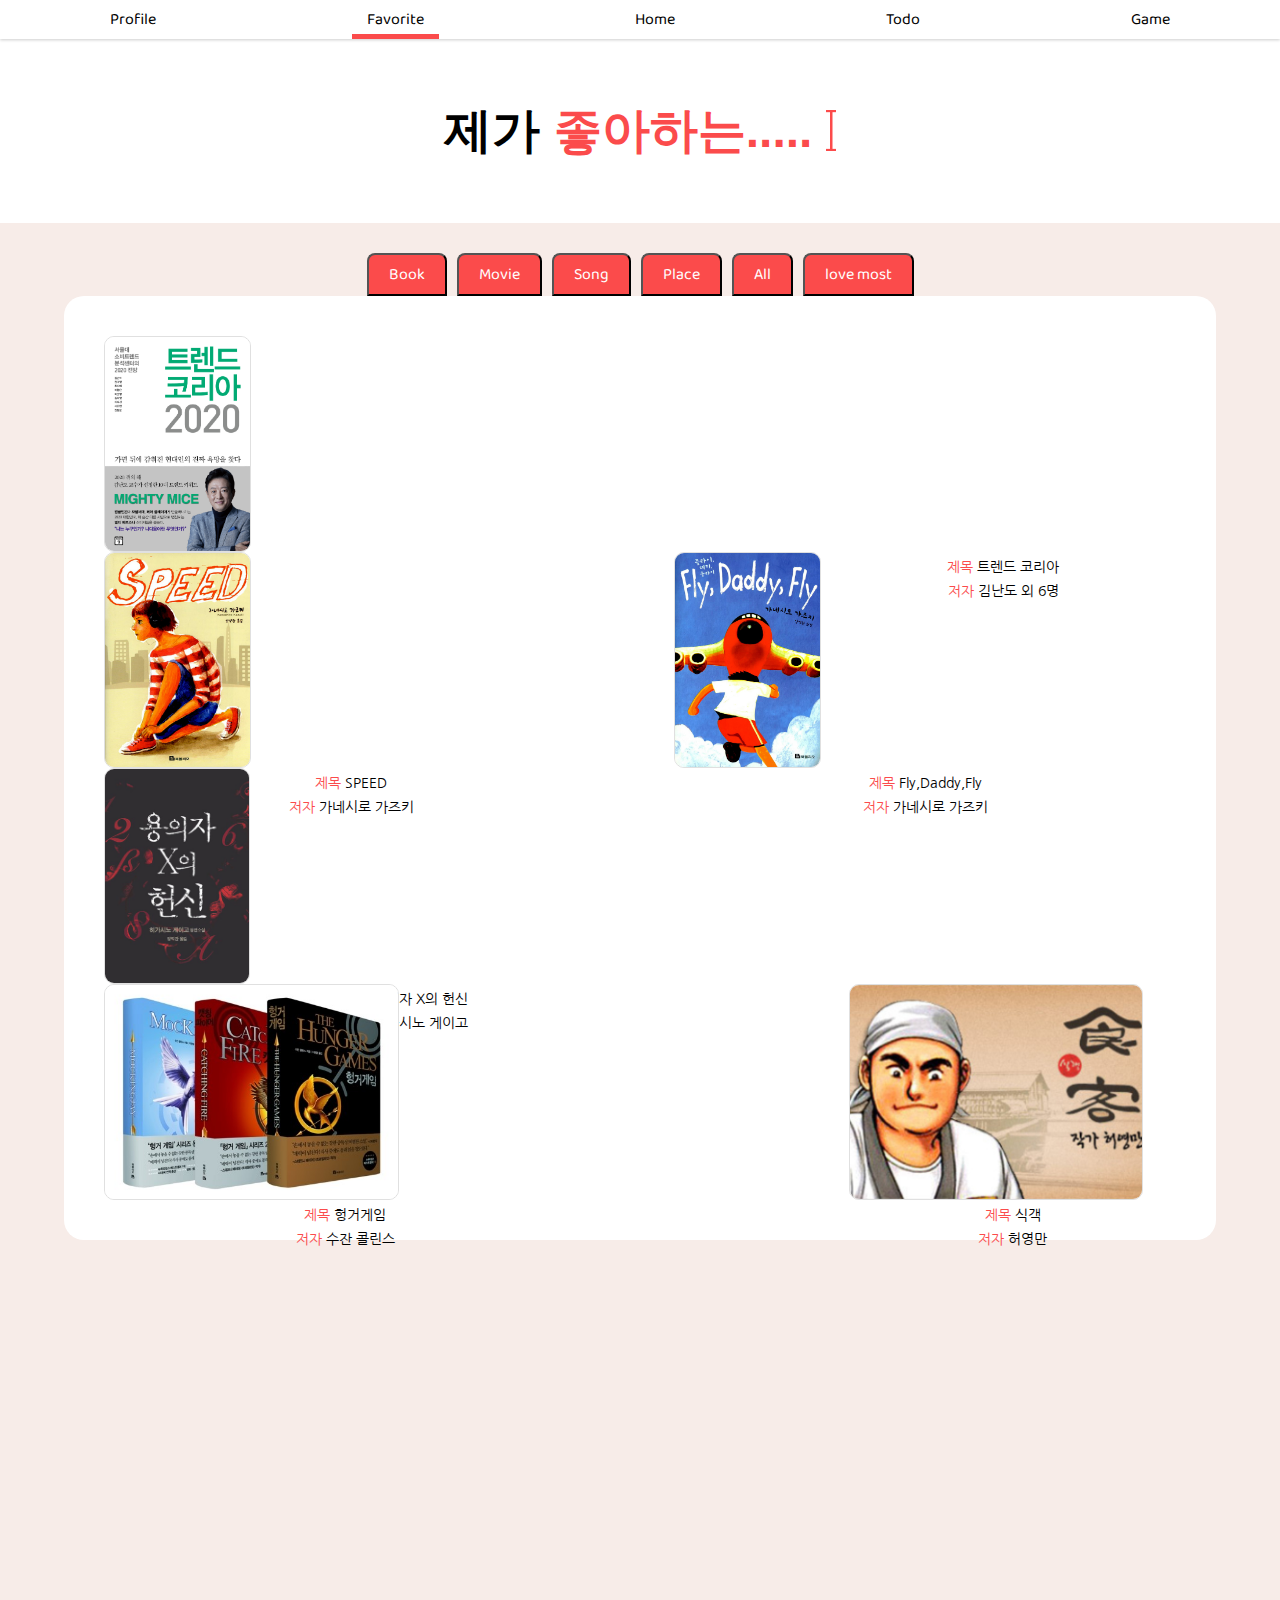
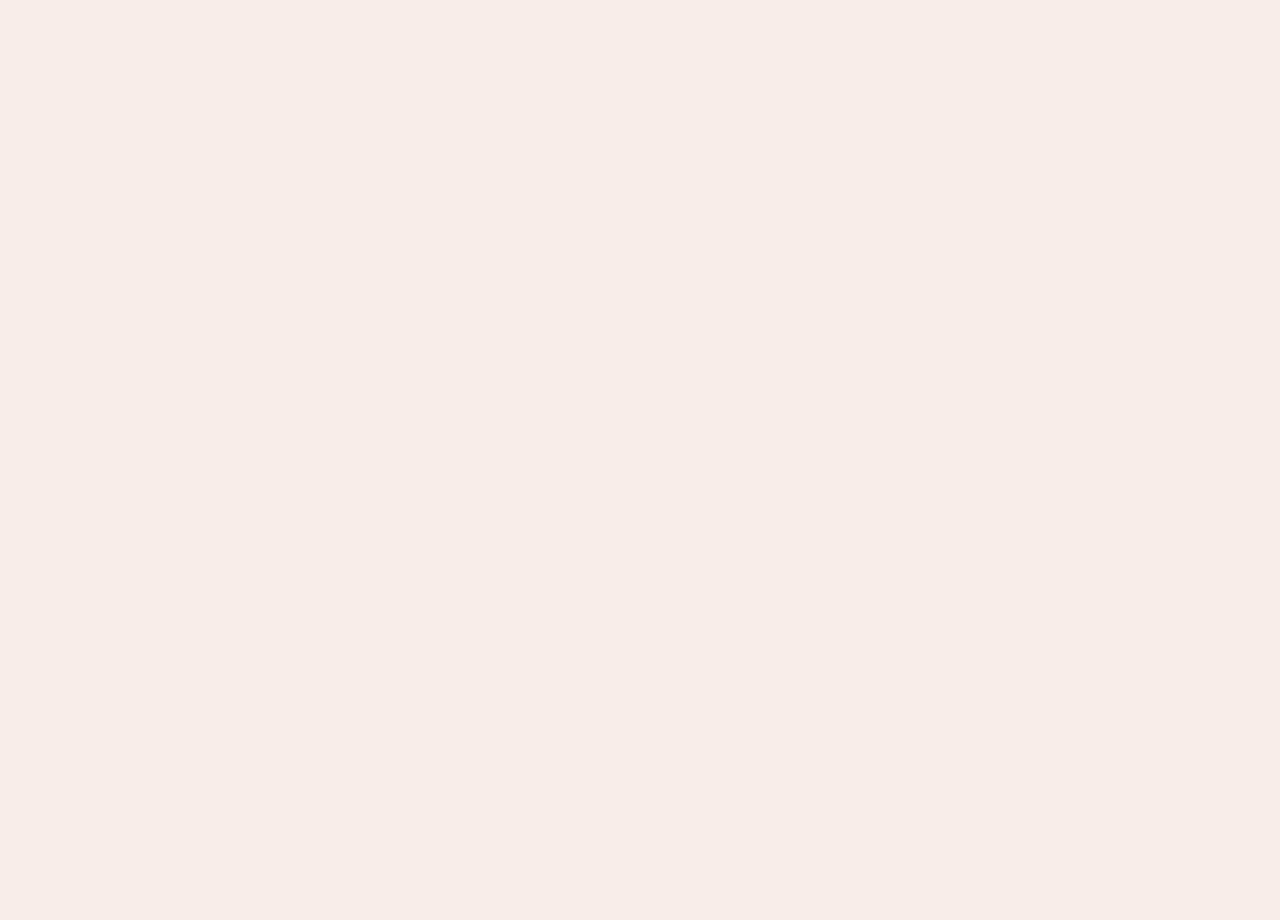
<file: favorite.html>
<!DOCTYPE html>
<html lang="en">
  <head>
    <meta charset="UTF-8" />
    <meta name="viewport" content="width=device-width, initial-scale=1.0" />
    <link rel="stylesheet" href="style.css" type="text/css" />
    <link rel="stylesheet" href="favorite.css" type="text/css" />
    <link
      href="https://fonts.googleapis.com/css2?family=Baloo+Paaji+2:wght@500&display=swap"
      rel="stylesheet"
    />
    <links
      href="https://fonts.googleapis.com/css2?family=Do+Hyeon&display=swap"
      rel="stylesheet"
    />
    <link
      href="https://fonts.googleapis.com/css2?family=Nanum+Gothic&display=swap"
      rel="stylesheet"
    />
    <title>Favorite</title>
  </head>
  <body>
    <header>
      <div class="wrap">
        <nav class="mobile_menu">
          <ul>
            <li><a href="profile.html">Profile</a></li>
            <li><a class="current" href="#">Favorite</a></li>
            <li><a href="index.html">Home</a></li>
            <li><a href="todo.html">Todo</a></li>
            <li><a href="game.html">Game</a></li>
          </ul>
        </nav>
      </div>

      <div class="title_section">
        <h1>
          제가 <span class="point">좋아하는.....</span>
          <span class="blink">
            <img id="favorite_cursor" src="img/cursor.png" />
          </span>
        </h1>
      </div>
    </header>

    <main>
      <ul class="favorite_menu">
        <li>
          <button>Book</button>
          <button>Movie</button>
          <button>Song</button>
          <button>Place</button>
          <button>All</button>
          <button>love most</button>
        </li>
      </ul>

      <div class="favorite_box">
        <div class="favorite_item">
          <a
            href="https://book.naver.com/bookdb/book_detail.nhn?bid=15557797"
            target="_blank"
          >
            <img src="img/book/book1.jpg"
          /></a>
          <div class="description">
            <p><span class="point">제목</span> 트렌드 코리아</p>
            <p><span class="point">저자</span> 김난도 외 6명</p>
          </div>
        </div>

        <div class="favorite_item">
          <a
            href="https://book.naver.com/bookdb/book_detail.nhn?bid=2094719"
            target="_blank"
          >
            <img src="img/book/book2.jpg"
          /></a>
          <div class="description">
            <p><span class="point">제목</span> SPEED</p>
            <p><span class="point">저자</span> 가네시로 가즈키</p>
          </div>
        </div>

        <div class="favorite_item">
          <a
            href="https://book.naver.com/bookdb/book_detail.nhn?bid=2093917"
            target="_blank"
          >
            <img src="img/book/book3.jpg"
          /></a>
          <div class="description">
            <p><span class="point">제목</span> Fly,Daddy,Fly</p>
            <p><span class="point">저자</span> 가네시로 가즈키</p>
          </div>
        </div>

        <div class="favorite_item">
          <a
            href="https://book.naver.com/bookdb/book_detail.nhn?bid=12481857"
            target="_blank"
          >
            <img src="img/book/book4.jpg"
          /></a>
          <div class="description">
            <p><span class="point">제목</span> 용의자 X의 헌신</p>
            <p><span class="point">저자</span> 히가시노 게이고</p>
          </div>
        </div>

        <div class="favorite_item">
          <a
            href="https://book.naver.com/bookdb/book_detail.nhn?bid=6108081"
            target="_blank"
          >
            <img id="resizing" src="img/book/book5.jpg"
          /></a>
          <div class="description">
            <p><span class="point">제목</span> 헝거게임</p>
            <p><span class="point">저자</span> 수잔 콜린스</p>
          </div>
        </div>

        <div class="favorite_item">
          <a
            href="https://book.naver.com/bookdb/book_detail.nhn?bid=6285783"
            target="_blank"
          >
            <img id="resizing" src="img/book/book6.jpg"
          /></a>
          <div class="description">
            <p><span class="point">제목</span> 식객</p>
            <p><span class="point">저자</span> 허영만</p>
          </div>
        </div>
      </div>
    </main>
  </body>
</html>
</file>
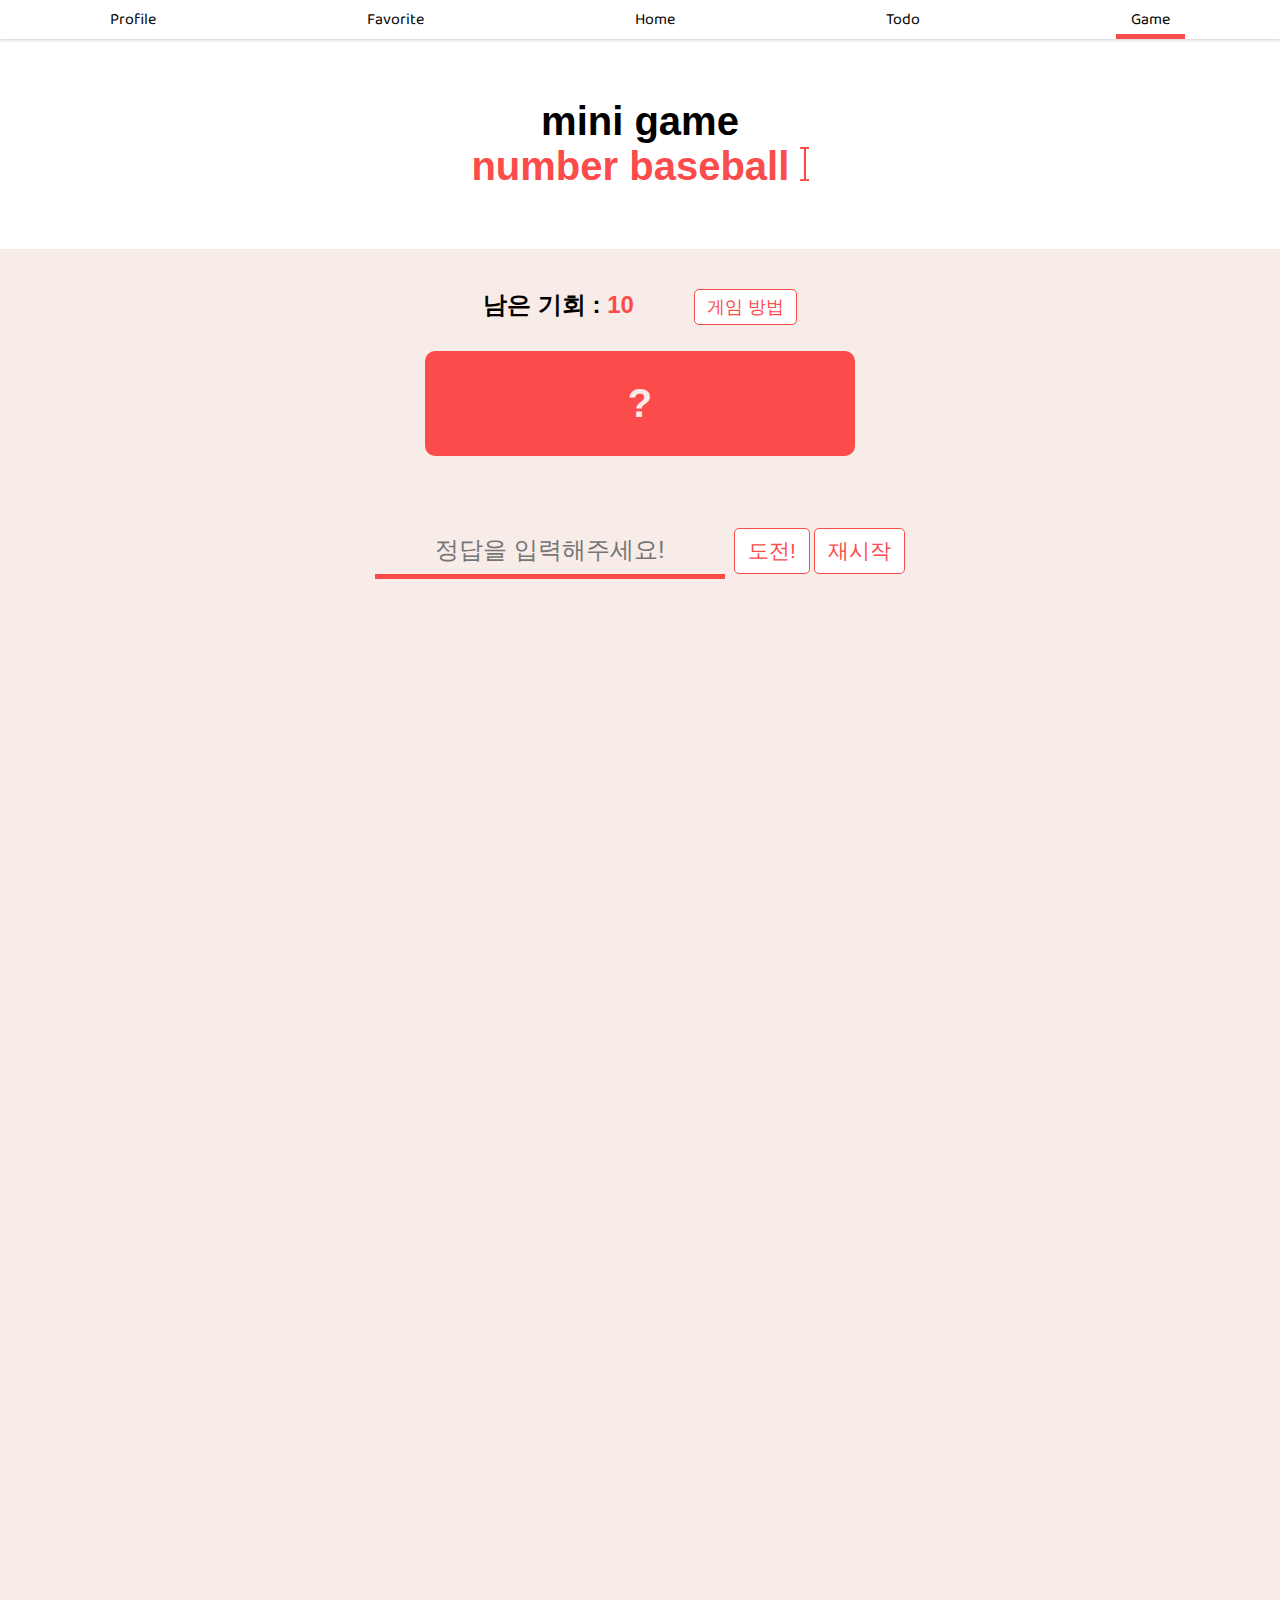
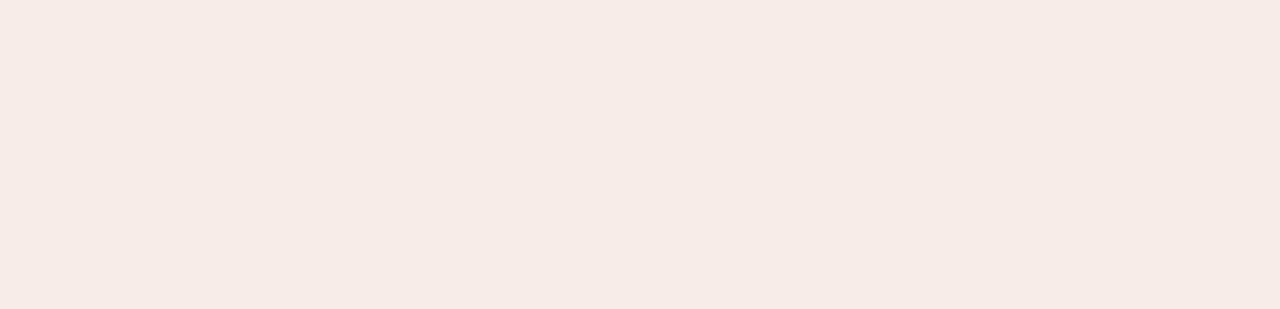
<file: game.html>
<!DOCTYPE html>
<html lang="ko">
  <head>
    <meta charset="UTF-8" />
    <meta name="viewport" content="width=device-width, initial-scale=1.0" />
    <title>Game</title>
    <link rel="stylesheet" href="style.css" type="text/css" />
    <link rel="stylesheet" href="game.css" type="text/css" />
    <link
      href="https://fonts.googleapis.com/css2?family=Baloo+Paaji+2:wght@500&display=swap"
      rel="stylesheet"
    />
    <links
      href="https://fonts.googleapis.com/css2?family=Do+Hyeon&display=swap"
      rel="stylesheet"
    />
    <link
      href="https://fonts.googleapis.com/css2?family=Nanum+Gothic&display=swap"
      rel="stylesheet"
    />
  </head>
  <body>
    <header>
      <div class="wrap">
        <nav class="mobile_menu">
          <ul>
            <li><a href="profile.html">Profile</a></li>
            <li><a href="#">Favorite</a></li>
            <li><a href="index.html">Home</a></li>
            <li><a href="todo.html">Todo</a></li>
            <li><a class="current" href="#">Game</a></li>
          </ul>
        </nav>
      </div>

      <div class="title">
        <h1>
          mini game<br /><span class="point">number baseball</span
          ><span class="blink">
            <img id="game_cursor" src="img/cursor.png" />
          </span>
        </h1>
      </div>
    </header>

    <main>
      <div class="chance">
        <h2 class="js-chance"></h2>
        <button class="showPopup" onclick="showPopup();">게임 방법</button>
      </div>

      <div class="answerBox">
        <h3 class="js-answer"></h3>
      </div>

      <div class="game">
        <h4 class="js-hint"></h4>
        <form class="js-game">
          <input
            type="text"
            maxlength="4"
            minlength="4"
            placeholder="정답을 입력해주세요!"
            required
          />
          <div class="button">
            <button class="js-gameButton">도전!</button>
            <button type="button" onclick="window.location.reload()">
              재시작
            </button>
          </div>
        </form>
        <div class="log">
          <ul class="logList"></ul>
        </div>
      </div>
    </main>

    <footer></footer>

    <script src="game.js"></script>
  </body>
</html>
</file>
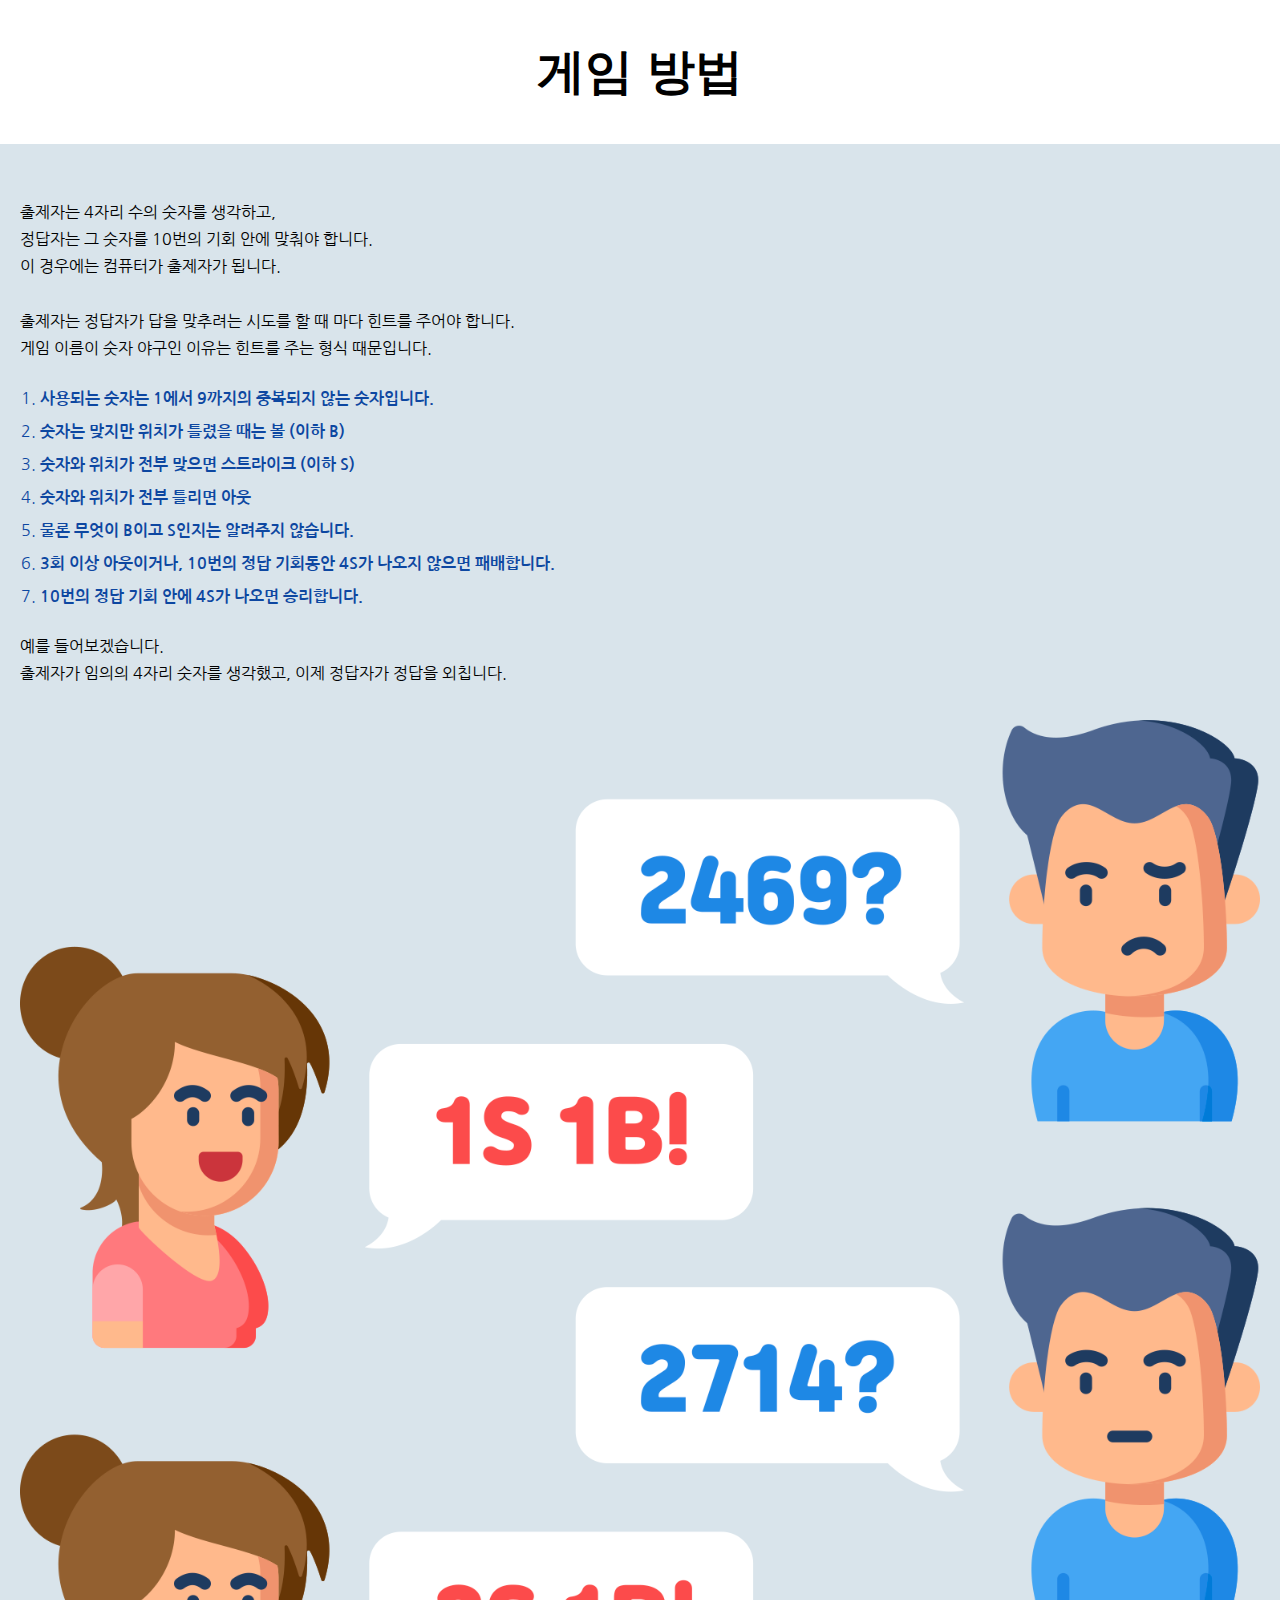
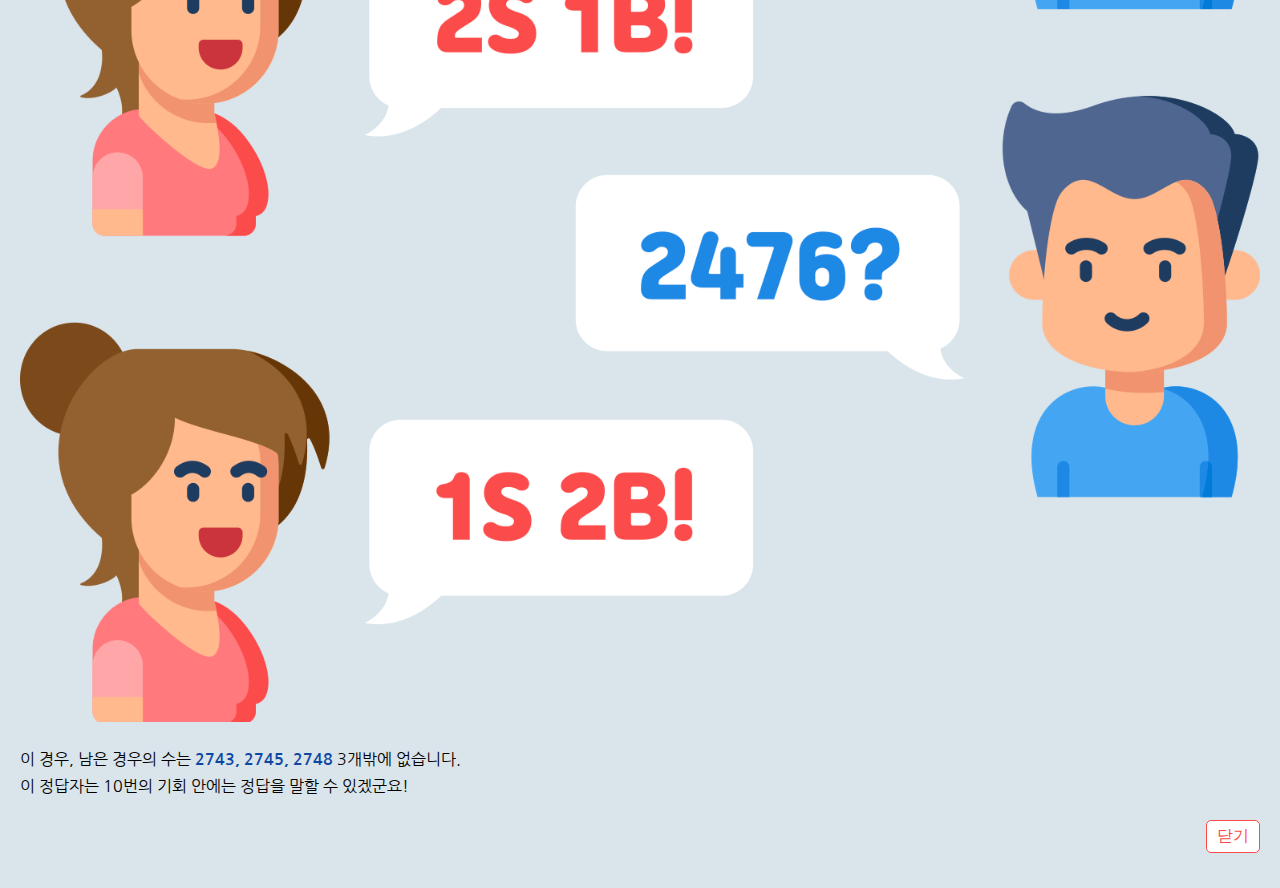
<file: rule_popup.html>
<!DOCTYPE html>
<html lang="ko">
  <head>
    <meta charset="UTF-8" />
    <meta name="viewport" content="width=device-width, initial-scale=1.0" />
    <title>숫자 야구 게임 방법!</title>
    <link rel="stylesheet" href="rule_poopup.css" type="text/css" />
    <links
      href="https://fonts.googleapis.com/css2?family=Do+Hyeon&display=swap"
      rel="stylesheet"
    />
    <link
      href="https://fonts.googleapis.com/css2?family=Nanum+Gothic&display=swap"
      rel="stylesheet"
    />
  </head>
  <body>
    <header>
      <h1>게임 방법</h1>
    </header>
    <section>
      <div class="rule">
        <p>
          출제자는 4자리 수의 숫자를 생각하고,<br />
          정답자는 그 숫자를 10번의 기회 안에 맞춰야 합니다.<br />
          이 경우에는 컴퓨터가 출제자가 됩니다.<br /><br />
          출제자는 정답자가 답을 맞추려는 시도를 할 때 마다 힌트를 주어야
          합니다.<br />
          게임 이름이 숫자 야구인 이유는 힌트를 주는 형식 때문입니다.
        </p>

        <ol class="rule_list">
          <li>
            <b>사용되는 숫자는 1에서 9까지의 중복되지 않는 숫자입니다.</b>
          </li>
          <li><b>숫자는 맞지만 위치가 틀렸을 때는 볼 (이하 B)</b></li>
          <li><b>숫자와 위치가 전부 맞으면 스트라이크 (이하 S)</b></li>
          <li><b>숫자와 위치가 전부 틀리면 아웃</b></li>
          <li><b>물론 무엇이 B이고 S인지는 알려주지 않습니다.</b></li>
          <li>
            <b>
              3회 이상 아웃이거나, 10번의 정답 기회동안 4S가 나오지 않으면
              패배합니다.</b
            >
          </li>
          <li><b>10번의 정답 기회 안에 4S가 나오면 승리합니다.</b></li>
        </ol>

        <p>
          예를 들어보겠습니다.<br />
          출제자가 임의의 4자리 숫자를 생각했고, 이제 정답자가 정답을 외칩니다.
        </p>
        <div class="rule_img">
          <img class="img" src="img/rule.png" />
        </div>
        <p>
          이 경우, 남은 경우의 수는
          <span class="point"><b>2743, 2745, 2748</b></span> 3개밖에
          없습니다.<br />
          이 정답자는 10번의 기회 안에는 정답을 말할 수 있겠군요!
        </p>
      </div>
      <div class="button">
        <button onclick="self.close();">닫기</button>
      </div>
    </section>
  </body>
</html>
</file>
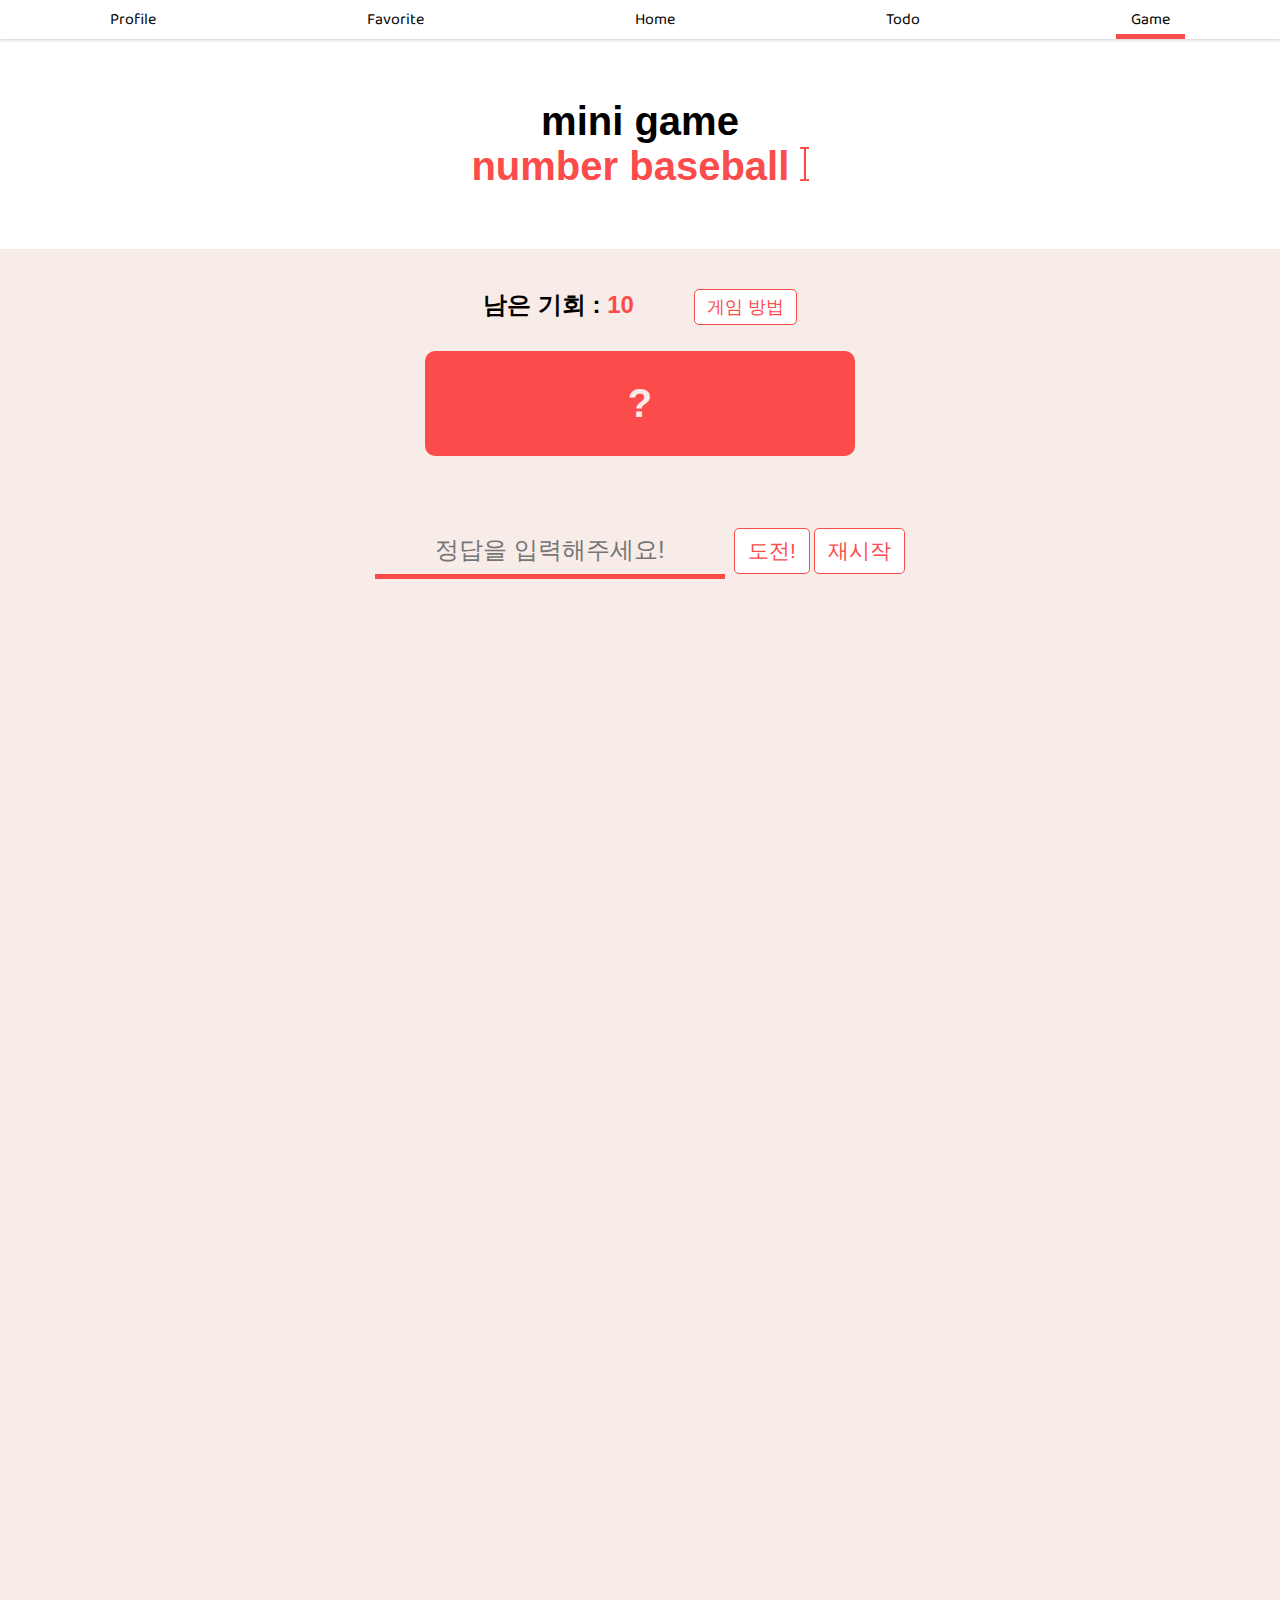
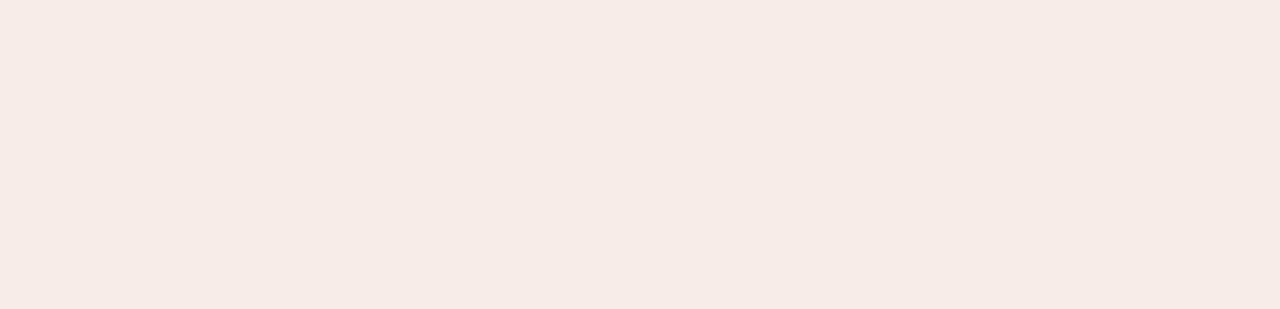
<file: game/game.html>
<!DOCTYPE html>
<html lang="ko">
  <head>
    <meta charset="UTF-8" />
    <meta name="viewport" content="width=device-width, initial-scale=1.0" />
    <title>Game</title>
    <link rel="stylesheet" href="/style.css" type="text/css" />
    <link rel="stylesheet" href="game.css" type="text/css" />
    <link
      href="https://fonts.googleapis.com/css2?family=Baloo+Paaji+2:wght@500&display=swap"
      rel="stylesheet"
    />
    <links
      href="https://fonts.googleapis.com/css2?family=Do+Hyeon&display=swap"
      rel="stylesheet"
    />
    <link
      href="https://fonts.googleapis.com/css2?family=Nanum+Gothic&display=swap"
      rel="stylesheet"
    />
  </head>
  <body>
    <header>
      <div class="wrap">
        <nav class="mobile_menu">
          <ul>
            <li><a href="/profile/profile.html">Profile</a></li>
            <li><a href="#">Favorite</a></li>
            <li><a href="/index.html">Home</a></li>
            <li><a href="/todo/todo.html">Todo</a></li>
            <li><a class="current" href="#">Game</a></li>
          </ul>
        </nav>
      </div>

      <div class="title">
        <h1>
          mini game<br /><span class="point">number baseball</span
          ><span class="blink">
            <img id="game_cursor" src="/img/cursor.png" />
          </span>
        </h1>
      </div>
    </header>

    <main>
      <div class="chance">
        <h2 class="js-chance"></h2>
        <button class="showPopup" onclick="showPopup();">게임 방법</button>
      </div>

      <div class="answerBox">
        <h3 class="js-answer"></h3>
      </div>

      <div class="game">
        <h4 class="js-hint"></h4>
        <form class="js-game">
          <input
            type="text"
            maxlength="4"
            minlength="4"
            placeholder="정답을 입력해주세요!"
            required
          />
          <div class="button">
            <button class="js-gameButton">도전!</button>
            <button type="button" onclick="window.location.reload()">
              재시작
            </button>
          </div>
        </form>
        <div class="log">
          <ul class="logList"></ul>
        </div>
      </div>
    </main>

    <footer></footer>

    <script src="game.js"></script>
  </body>
</html>
</file>
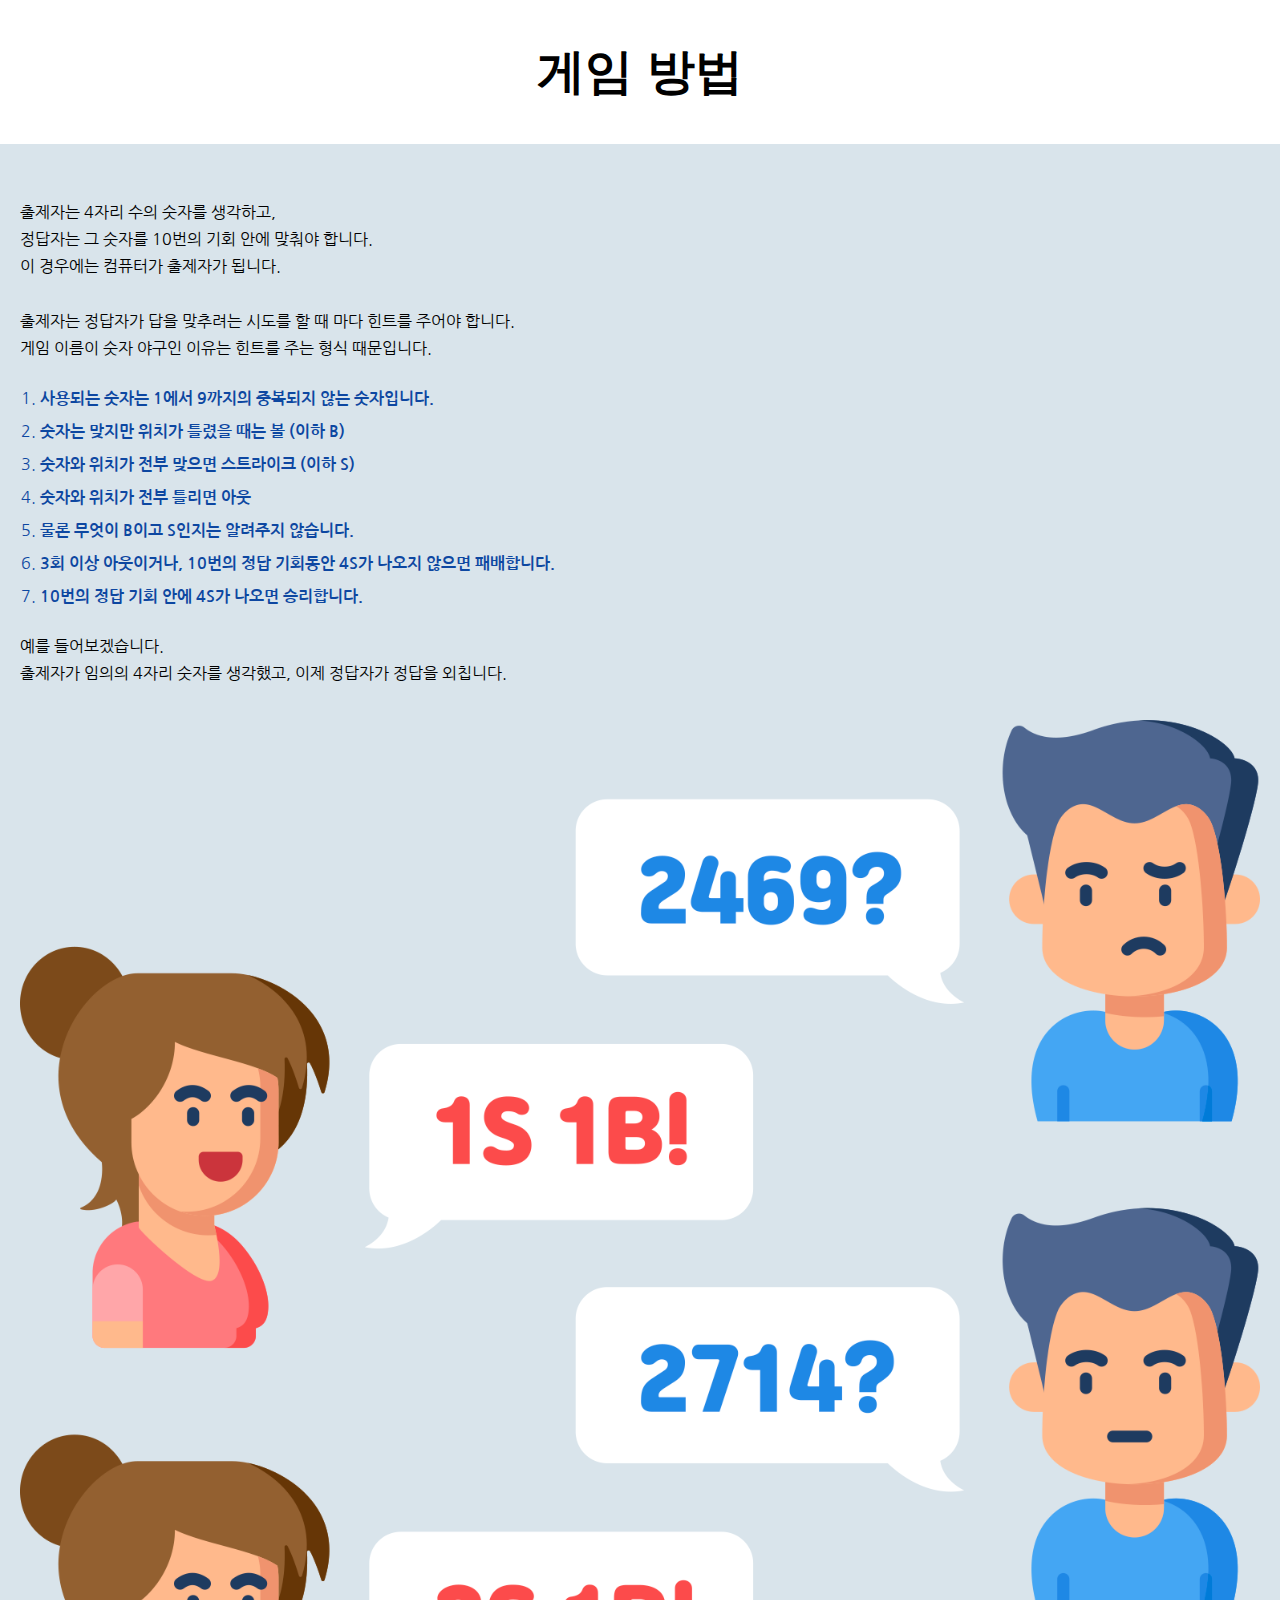
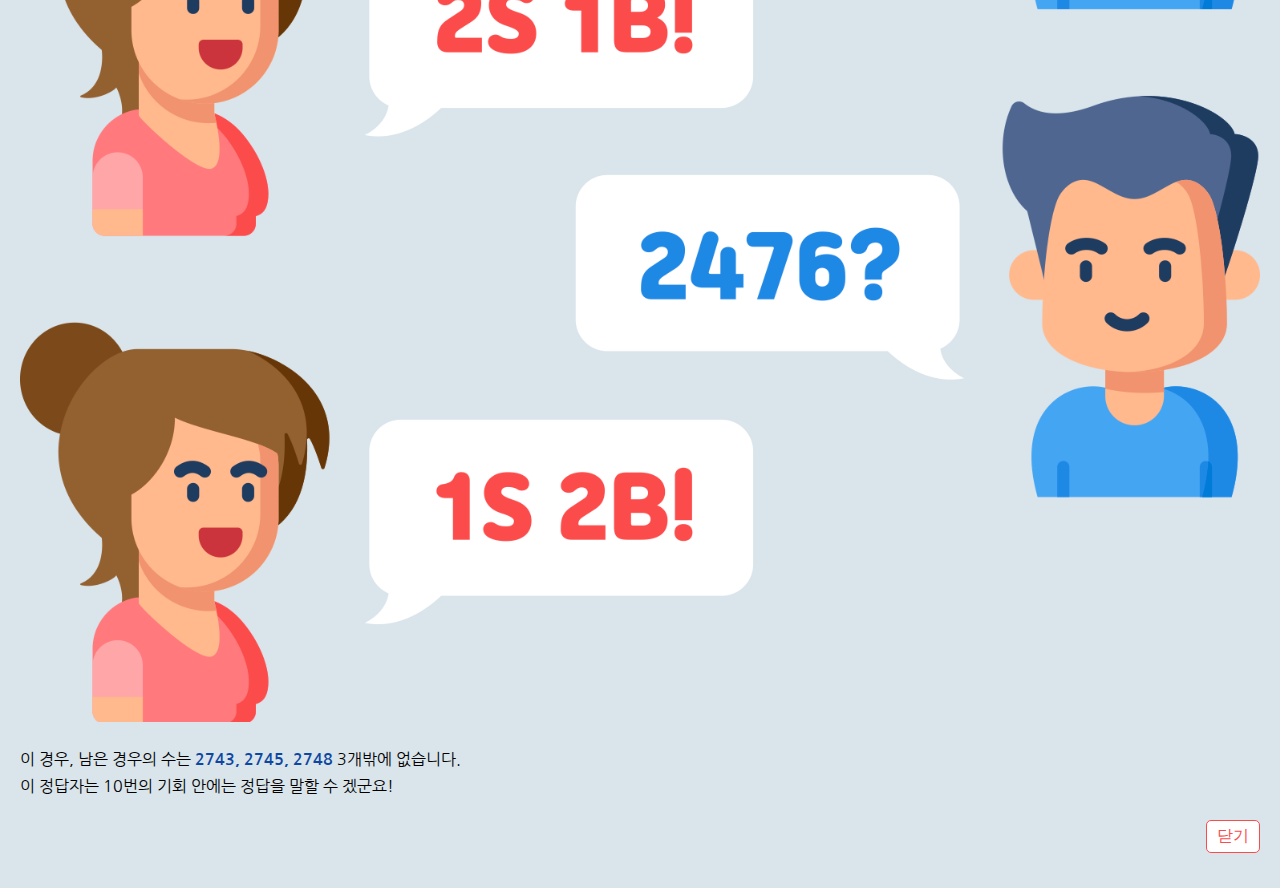
<file: game/rule_popup.html>
<!DOCTYPE html>
<html lang="ko">
  <head>
    <meta charset="UTF-8" />
    <meta name="viewport" content="width=device-width, initial-scale=1.0" />
    <title>숫자 야구 게임 방법!</title>
    <link rel="stylesheet" href="rule_poopup.css" type="text/css" />
    <links
      href="https://fonts.googleapis.com/css2?family=Do+Hyeon&display=swap"
      rel="stylesheet"
    />
    <link
      href="https://fonts.googleapis.com/css2?family=Nanum+Gothic&display=swap"
      rel="stylesheet"
    />
  </head>
  <body>
    <header>
      <h1>게임 방법</h1>
    </header>
    <section>
      <div class="rule">
        <p>
          출제자는 4자리 수의 숫자를 생각하고,<br />
          정답자는 그 숫자를 10번의 기회 안에 맞춰야 합니다.<br />
          이 경우에는 컴퓨터가 출제자가 됩니다.<br /><br />
          출제자는 정답자가 답을 맞추려는 시도를 할 때 마다 힌트를 주어야
          합니다.<br />
          게임 이름이 숫자 야구인 이유는 힌트를 주는 형식 때문입니다.
        </p>

        <ol class="rule_list">
          <li>
            <b>사용되는 숫자는 1에서 9까지의 중복되지 않는 숫자입니다.</b>
          </li>
          <li><b>숫자는 맞지만 위치가 틀렸을 때는 볼 (이하 B)</b></li>
          <li><b>숫자와 위치가 전부 맞으면 스트라이크 (이하 S)</b></li>
          <li><b>숫자와 위치가 전부 틀리면 아웃</b></li>
          <li><b>물론 무엇이 B이고 S인지는 알려주지 않습니다.</b></li>
          <li>
            <b>
              3회 이상 아웃이거나, 10번의 정답 기회동안 4S가 나오지 않으면
              패배합니다.</b
            >
          </li>
          <li><b>10번의 정답 기회 안에 4S가 나오면 승리합니다.</b></li>
        </ol>

        <p>
          예를 들어보겠습니다.<br />
          출제자가 임의의 4자리 숫자를 생각했고, 이제 정답자가 정답을 외칩니다.
        </p>
        <div class="rule_img">
          <img class="img" src="/img/rule.png" />
        </div>
        <p>
          이 경우, 남은 경우의 수는
          <span class="point"><b>2743, 2745, 2748</b></span> 3개밖에
          없습니다.<br />
          이 정답자는 10번의 기회 안에는 정답을 말할 수 겠군요!
        </p>
      </div>
      <div class="button">
        <button onclick="self.close();">닫기</button>
      </div>
    </section>
  </body>
</html>
</file>
<file: style.css>
/* index */
* {
  box-sizing: border-box;
  margin: 0;
  padding: 0;
}

p {
  width: 100%;
  font-family: "Nanum Gothic", sans-serif;
  font-size: 1em;
  line-height: 1.7;
}

.current {
  border-bottom: 5px solid #fb4b4b;
}

.point {
  color: #fb4b4b;
}

/* cursor 깜빡이는 animation */
.blink {
  animation: cursor-blink 1s ease infinite;
  -webkit-animation: cursor-blink 1s ease infinite;
}

@keyframes cursor-blink {
  0% {
    opacity: 100%;
  }
  50% {
    opacity: 10%;
  }
  100% {
    opacity: 100%;
  }
}

/* header - navigation bar */
.wrap ul {
  display: flex;
  justify-content: space-around;
  box-shadow: 0 1px 3px 0 hsla(0, 0%, 0%, 0.2);
  padding: 5px;
  list-style: none;
}

.wrap a {
  color: black;
  padding: 0 15px;
  font-family: "Baloo Paaji 2", cursive;
  font-size: 1em;
  text-decoration: none;
}

.wrap a:hover {
  border-bottom: 5px solid #fb4b4b;
}
</file>
<file: favorite.css>
/* header 큰 제목 */
h1 {
  display: block;
  font-family: "Do Hyeon", sans-serif;
  font-size: 3em;
  text-align: center;
  padding: 60px 0;
}

/* 깜빡이는 cursor */
#favorite_cursor {
  height: 0.85em;
  position: relative;
  top: 3.5px;
}

/* main */
main {
  display: flex;
  flex-direction: column;
  align-items: center;
  background-color: #f7ece8;
  padding: 30px 0 100% 0;
}

/* main - favorite menu */
.favorite_menu {
  list-style: none;
}

.favorite_menu button {
  padding: 5px 20px;
  margin: 0 3px;
  cursor: pointer;
  font-family: "Baloo Paaji 2", cursive;
  font-size: 1em;
  background-color: #fb4b4b;
  color: #fff;
  border-top-left-radius: 8px;
  border-top-right-radius: 8px;
}

.favorite_menu button:hover {
  background-color: #fff;
  color: #fb4b4b;
  border: 1px solid #fb4b4b;
}

/* main - favorite container */
.favorite_box {
  display: flex;
  justify-content: space-between;
  flex-wrap: wrap;
  width: 90%;
  padding: 40px;
  border-radius: 20px;
  background-color: #fff;
}

.favorite_item {
  max-height: 15em;
  font-family: "Do Hyeon", sans-serif;
  font-size: 0.9rem;
}


.favorite_item img {
  max-height: 100%;
  border: 1px solid #e0e0e0;
  border-radius: 10px;
}

.description {
  display: inline;
  text-align: center;
}

/* mobile 반응형 */
@media screen and (max-width: 480px) {
  .favorite_menu button {
    padding: 3px 15px;
    margin: 0;
}
  .favorite_box {
    display: flex;
    width:100%;
    padding: 25px;
    border-radius: 0;
}
</file>
<file: game.css>
/* header - navigation bar */
h1 {
  display: block;
  font-family: "Do Hyeon", sans-serif;
  font-size: 2.5em;
  text-align: center;
  padding: 60px 0;
}

#game_cursor {
  height: 0.85em;
  position: relative;
  top: 1px;
}

main {
  background-color: #f7ece8;
  padding-top: 40px;
}

/* main - 남은 기회 출력 */
.chance {
  display: flex;
  justify-content: center;
  align-items: baseline;
}

.js-chance {
  font-family: "Do Hyeon", sans-serif;
  font-size: 1.5em;
  text-align: center;
  margin-bottom: 30px;
}

/* main - 게임 방법 팝업창 */
.chance button {
  cursor: pointer;
  background-color: white;
  color: #fb4b4b;
  font-size: 1.1em;
  text-align: center;
  border: 1px solid #fb4b4b;
  border-radius: 5px;
  padding: 5px 12px;
  margin-left: 60px;
}

.chance button:hover {
  background-color: #fb4b4b;
  color: white;
}

/* main - 숫자 야구 정답 박스 */
h3 {
  font-family: "Do Hyeon", sans-serif;
  font-size: 2.5em;
  text-align: center;
  padding: 30px 0;
}

.answerBox {
  display: flex;
  justify-content: center;
}

.js-answer {
  width: 430px;
  border-radius: 10px;
  background-color: #fb4b4b;
  color: #f7ece8;
}

/* main - 숫자 야구 정답 입력 */
.game {
  display: flex;
  flex-direction: column;
  align-items: center;
  justify-content: center;
  padding: 40px 0 100% 0;
}

.button {
  display: inline;
}

.js-game input {
  padding: 10px 20px;
  font-size: 1.5em;
  text-align: center;
  background-color: #f7ece8;
  border-style: none;
  border-bottom: 5px solid #fb4b4b;
  margin-right: 5px;
}

.js-game button {
  cursor: pointer;
  background-color: white;
  color: #fb4b4b;
  font-size: 1.3em;
  text-align: center;
  border: 1px solid #fb4b4b;
  border-radius: 5px;
  padding: 8px 13px;
}

.js-game button:hover {
  background-color: #fb4b4b;
  color: white;
}

/* main - 힌트 */
.js-hint {
  font-family: "Do Hyeon", sans-serif;
  color: #fb4b4b;
  font-size: 2.5em;
  text-align: center;
  padding-bottom: 30px;
}

/* main - 시도 횟수, 힌트 log */
.log {
  display: flex;
  justify-content: center;
  width: 60%;
  text-align: center;
  margin-top: 50px;
}

.logList li {
  display: inline-block;
  width: 250px;
  padding: 10px;
  margin: 10px;
  border-radius: 8px;
  border-bottom: 3px solid #fb4b4b;
  background-color: white;
  color: #696969;
  font-family: "Do Hyeon", sans-serif;
  font-size: 1.3em;
}

/* mobile 화면 정렬 */

@media screen and (max-width: 480px) {
  .button {
    display: block;
    text-align: center;
    margin-top: 20px;
  }

  .js-answer {
    width: 80%;
  }

  .chance {
    display: block;
    text-align: center;
  }

  .chance button {
    margin: 0 0 30px 0;
  }
}
</file>
<file: rule_poopup.css>
* {
  box-sizing: border-box;
  margin: 0;
  padding: 0;
}

.point {
  color: #0d47a1;
}

/* header - popup 제목 */
h1 {
  display: block;
  font-family: "Do Hyeon", sans-serif;
  font-size: 3em;
  text-align: center;
  padding: 40px 0;
}

/* section - 게임 방법 */
section {
  padding: 35px 20px;
  background-color: #d9e4eb;
}

p {
  font-family: "Nanum Gothic", sans-serif;
  font-size: 1em;
  line-height: 1.7;
  margin: 20px 0;
}

li {
  font-family: "Nanum Gothic", sans-serif;
  font-size: 1em;
  line-height: 2;
  margin-left: 20px;
  color: #0d47a1;
}

.img {
  max-width: 100%;
  height: auto;
}

/* section - 닫기 버튼 */
.button {
  display: flex;
  flex-direction: row-reverse;
}

button {
  cursor: pointer;
  background-color: white;
  color: #fb4b4b;
  font-size: 1em;
  text-align: center;
  border: 1px solid #fb4b4b;
  border-radius: 5px;
  padding: 5px 10px;
}

button:hover {
  background-color: #fb4b4b;
  color: white;
}
</file>
<file: game/game.css>
/* header - navigation bar */
h1 {
  display: block;
  font-family: "Do Hyeon", sans-serif;
  font-size: 2.5em;
  text-align: center;
  padding: 60px 0;
}

#game_cursor {
  height: 0.85em;
  position: relative;
  top: 1px;
}

main {
  background-color: #f7ece8;
  padding-top: 40px;
}

/* main - 남은 기회 출력 */
.chance {
  display: flex;
  justify-content: center;
  align-items: baseline;
}

.js-chance {
  font-family: "Do Hyeon", sans-serif;
  font-size: 1.5em;
  text-align: center;
  margin-bottom: 30px;
}

/* main - 게임 방법 팝업창 */
.chance button {
  cursor: pointer;
  background-color: white;
  color: #fb4b4b;
  font-size: 1.1em;
  text-align: center;
  border: 1px solid #fb4b4b;
  border-radius: 5px;
  padding: 5px 12px;
  margin-left: 60px;
}

.chance button:hover {
  background-color: #fb4b4b;
  color: white;
}

/* main - 숫자 야구 정답 박스 */
h3 {
  font-family: "Do Hyeon", sans-serif;
  font-size: 2.5em;
  text-align: center;
  padding: 30px 0;
}

.answerBox {
  display: flex;
  justify-content: center;
}

.js-answer {
  width: 430px;
  border-radius: 10px;
  background-color: #fb4b4b;
  color: #f7ece8;
}

/* main - 숫자 야구 정답 입력 */
.game {
  display: flex;
  flex-direction: column;
  align-items: center;
  justify-content: center;
  padding: 40px 0 100% 0;
}

.button {
  display: inline;
}

.js-game input {
  padding: 10px 20px;
  font-size: 1.5em;
  text-align: center;
  background-color: #f7ece8;
  border-style: none;
  border-bottom: 5px solid #fb4b4b;
  margin-right: 5px;
}

.js-game button {
  cursor: pointer;
  background-color: white;
  color: #fb4b4b;
  font-size: 1.3em;
  text-align: center;
  border: 1px solid #fb4b4b;
  border-radius: 5px;
  padding: 8px 13px;
}

.js-game button:hover {
  background-color: #fb4b4b;
  color: white;
}

/* main - 힌트 */
.js-hint {
  font-family: "Do Hyeon", sans-serif;
  color: #fb4b4b;
  font-size: 2.5em;
  text-align: center;
  padding-bottom: 30px;
}

/* main - 시도 횟수, 힌트 log */
.log {
  display: flex;
  justify-content: center;
  width: 60%;
  text-align: center;
  margin-top: 50px;
}

.logList li {
  display: inline-block;
  width: 250px;
  padding: 10px;
  margin: 10px;
  border-radius: 8px;
  border-bottom: 3px solid #fb4b4b;
  background-color: white;
  color: #696969;
  font-family: "Do Hyeon", sans-serif;
  font-size: 1.3em;
}

/* mobile 화면 정렬 */

@media screen and (max-width: 480px) {
  .button {
    display: block;
    text-align: center;
    margin-top: 20px;
  }

  .js-answer {
    width: 80%;
  }

  .chance {
    display: block;
    text-align: center;
  }

  .chance button {
    margin: 0 0 30px 0;
  }
}
</file>
<file: game/rule_poopup.css>
* {
  box-sizing: border-box;
  margin: 0;
  padding: 0;
}

.point {
  color: #0d47a1;
}

/* header - popup 제목 */
h1 {
  display: block;
  font-family: "Do Hyeon", sans-serif;
  font-size: 3em;
  text-align: center;
  padding: 40px 0;
}

/* section - 게임 방법 */
section {
  padding: 35px 20px;
  background-color: #d9e4eb;
}

p {
  font-family: "Nanum Gothic", sans-serif;
  font-size: 1em;
  line-height: 1.7;
  margin: 20px 0;
}

li {
  font-family: "Nanum Gothic", sans-serif;
  font-size: 1em;
  line-height: 2;
  margin-left: 20px;
  color: #0d47a1;
}

.img {
  max-width: 100%;
  height: auto;
}

/* section - 닫기 버튼 */
.button {
  display: flex;
  flex-direction: row-reverse;
}

button {
  cursor: pointer;
  background-color: white;
  color: #fb4b4b;
  font-size: 1em;
  text-align: center;
  border: 1px solid #fb4b4b;
  border-radius: 5px;
  padding: 5px 10px;
}

button:hover {
  background-color: #fb4b4b;
  color: white;
}
</file>
